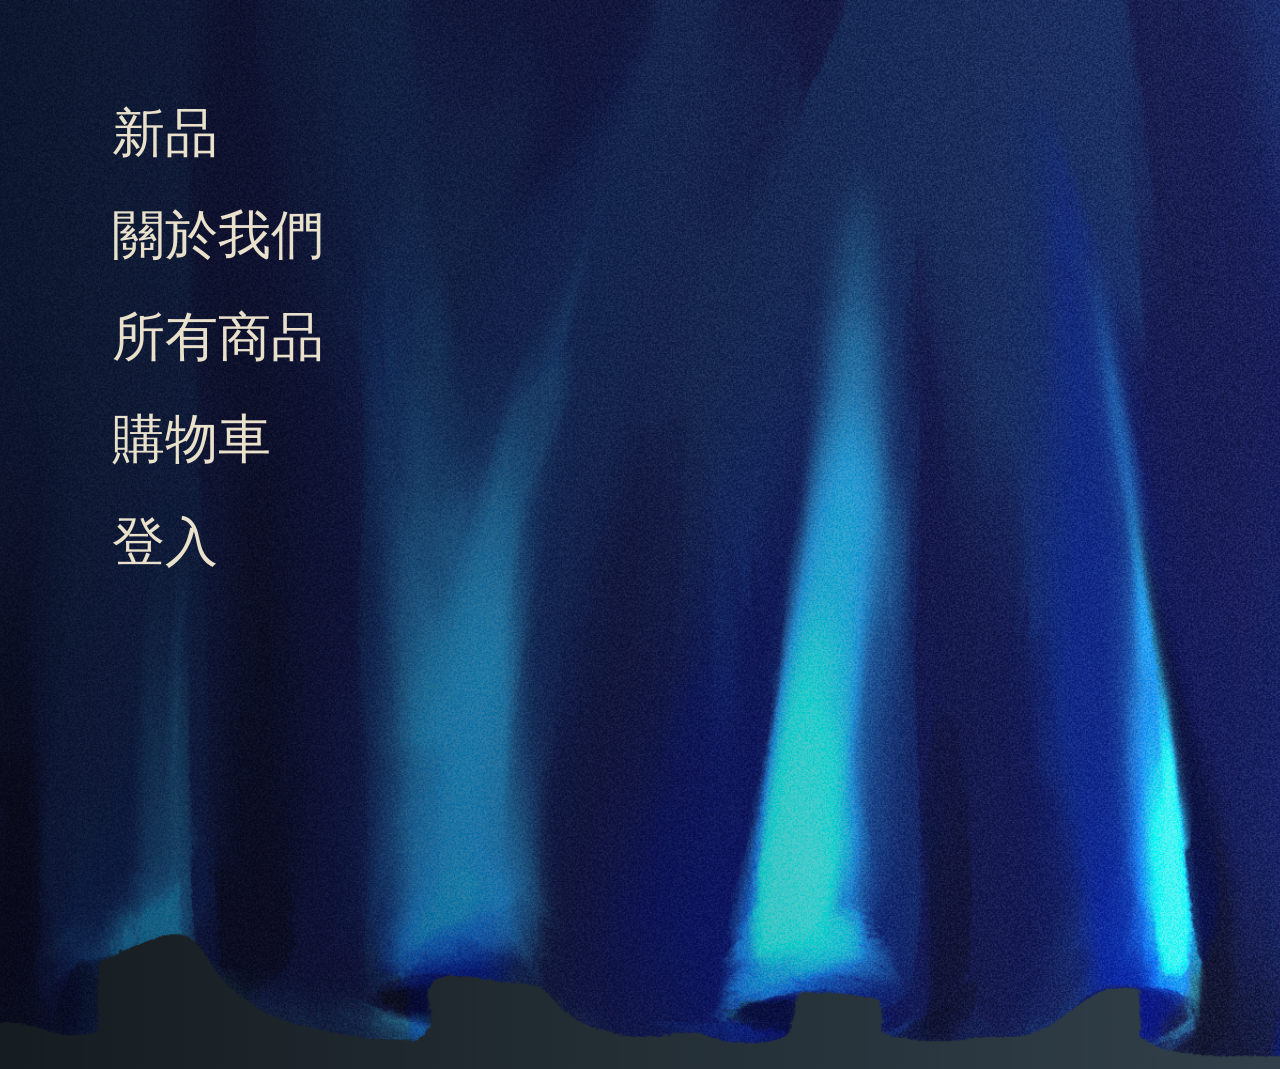
<file: html2.html>
<!DOCTYPE html>
<html lang="zh-Hant">
<head>
  <meta charset="UTF-8">

  <meta
    name="viewport"
    content="width=device-width, initial-scale=1.0"
  >

  <title>導覽選單｜三位一體♡藥理循環</title>

  <meta
    name="description"
    content="三位一體♡藥理循環網站導覽選單。"
  >

  <!-- 沿用第一頁建立的共用樣式 -->
  <link rel="stylesheet" href="common.css">

  <!-- 第二頁最新樣式 -->
  <link rel="stylesheet" href="style2.css">
</head>

<body>
  <div class="viewport">
    <main class="page menu-page">

      <h1 class="sr-only">網站導覽選單</h1>

      <!-- =====================
           布幕背景
           ===================== -->

      <!--
        使用完整的 1440 × 1000 原圖。
        顯示範圍為 1440 × 1203。
        CSS 會保持原圖比例，放大後裁切左右。
      -->
      <div
        class="box menu-background image-fill"
        style="--x:0; --y:0; --w:1440; --h:1203;"
        aria-hidden="true"
      >
        <img
          src="images/窗簾.png"
          alt=""
          width="1440"
          height="1000"
          fetchpriority="high"
        >
      </div>

      <!-- =====================
           左深右淺黑色漸層
           ===================== -->

      <div
        class="box menu-shade"
        style="--x:0; --y:0; --w:1440; --h:1203;"
        aria-hidden="true"
      ></div>

      <!-- =====================
           最新位置的導覽選單
           ===================== -->

      <nav
        class="menu-navigation"
        aria-label="主要導覽"
      >
        <!-- 新品：X 126、Y 110 -->
        <a
          class="box menu-link"
          style="--x:126; --y:110; --w:523; --h:115;"
          href="html.html#products"
        >
          <span class="menu-label">新品</span>
        </a>

        <!-- 關於我們：X 126、Y 225 -->
        <button
          class="box menu-link menu-placeholder"
          style="--x:126; --y:225; --w:523; --h:115;"
          type="button"
          title="關於我們頁面尚未建立"
          disabled
        >
          <span class="menu-label">關於我們</span>
        </button>

        <!-- 所有商品：X 126、Y 340 -->
        <a
          class="box menu-link"
          style="--x:126; --y:340; --w:523; --h:115;"
          href="html.html#products"
        >
          <span class="menu-label">所有商品</span>
        </a>

        <!-- 購物車：X 126、Y 455 -->
        <a
          class="box menu-link"
          style="--x:126; --y:455; --w:523; --h:115;"
          href="html4.html"
        >
          <span class="menu-label">購物車</span>
        </a>

        <!-- 登入：X 126、Y 570 -->
        <button
          class="box menu-link menu-placeholder"
          style="--x:126; --y:570; --w:523; --h:115;"
          type="button"
          title="登入功能尚未串接"
          disabled
        >
          <span class="menu-label">登入</span>
        </button>
      </nav>

    </main>
  </div>
</body>
</html>
</file>
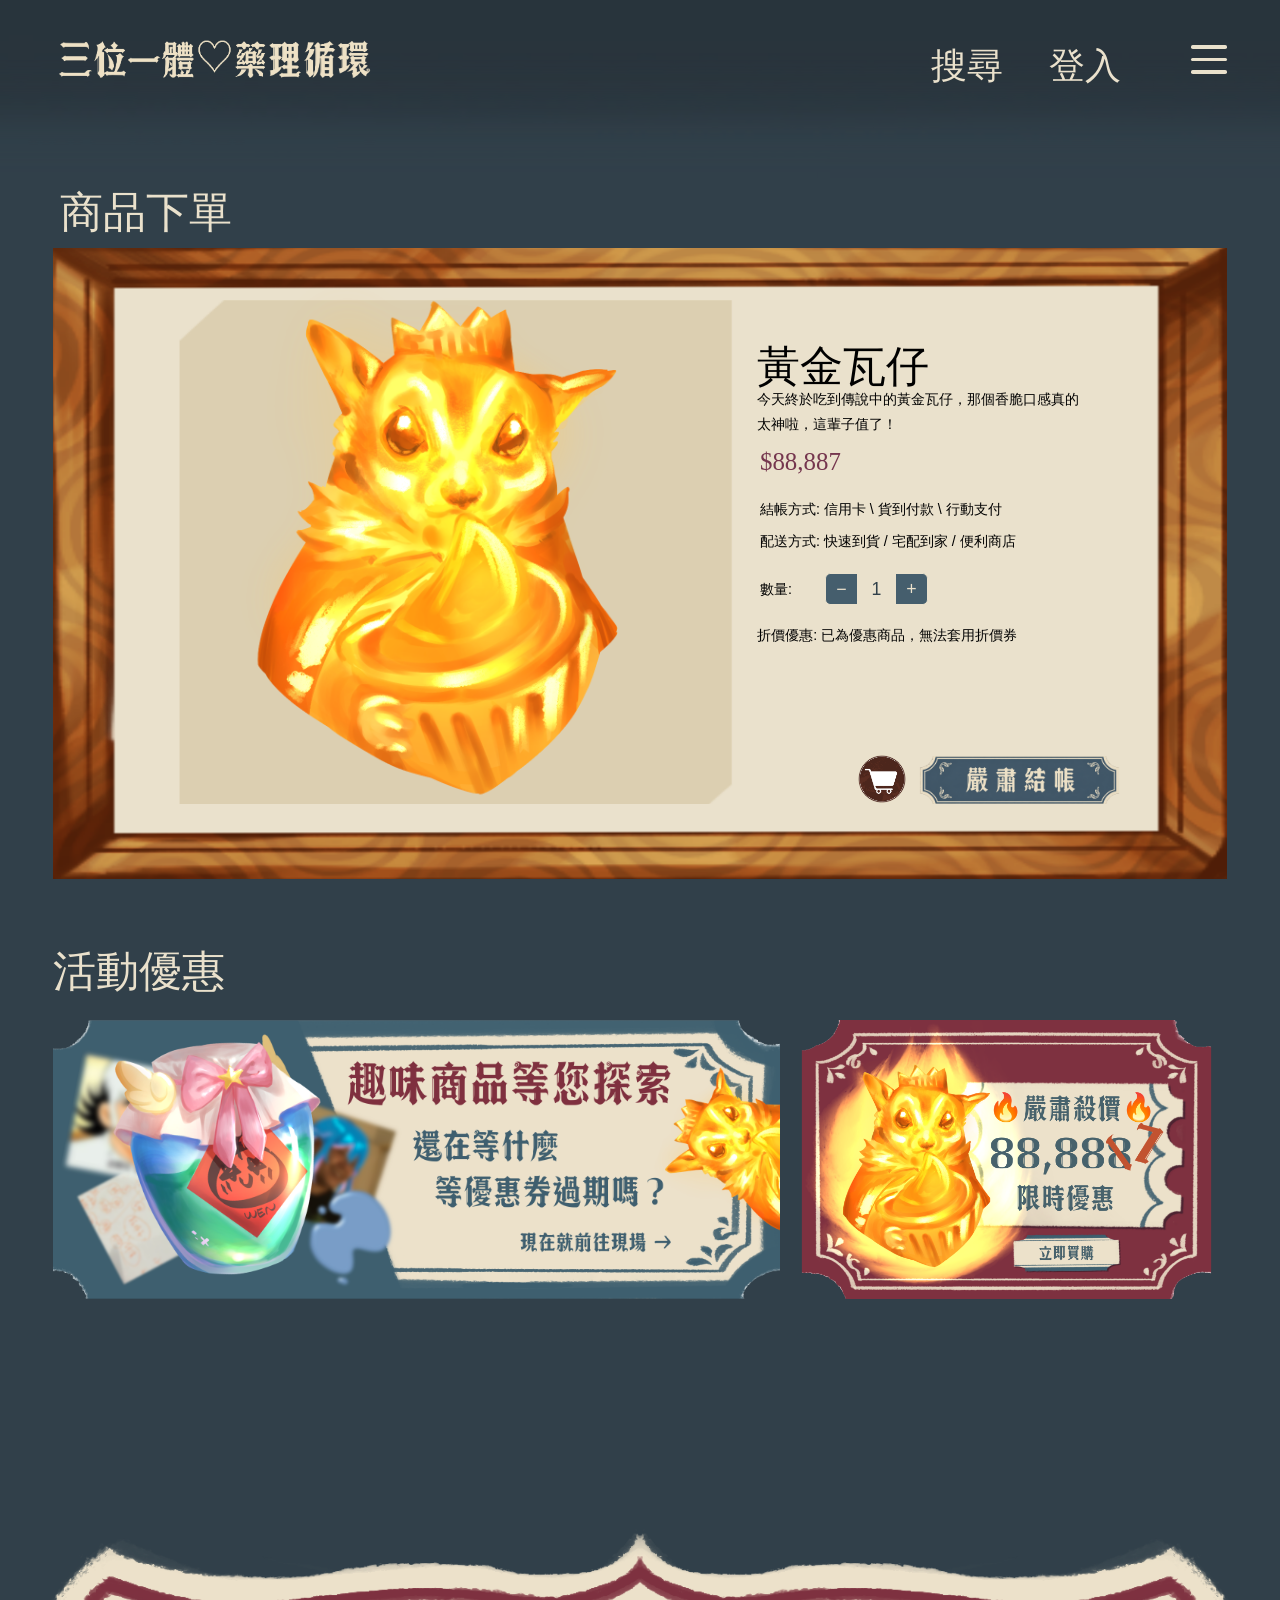
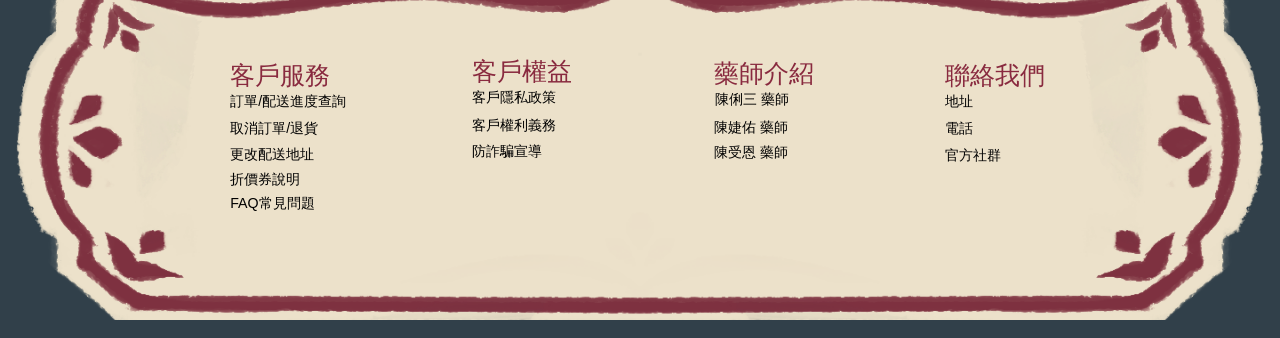
<file: html3.html>
<!DOCTYPE html>
<html lang="zh-Hant">
<head>
  <meta charset="UTF-8">

  <meta
    name="viewport"
    content="width=device-width, initial-scale=1.0"
  >

  <title>黃金瓦仔｜三位一體♡藥理循環</title>

  <meta
    name="description"
    content="黃金瓦仔商品詳情、付款方式、配送方式與活動優惠。"
  >

  <link rel="stylesheet" href="common.css">
  <link rel="stylesheet" href="style3.css">
</head>

<body>
  <div class="viewport">
    <div class="page product-page">

      <!-- =====================
           導覽列
           ===================== -->
      <header
        class="box site-header"
        style="--x:0; --y:0; --w:1440; --h:210;"
      >
        <!-- 圖片：導覽列背景原圖 -->
        <div
          class="box header-background image-fill"
          style="--x:0; --y:0; --w:1440; --h:210;"
          aria-hidden="true"
        >
          <img
            src="images/深漸層.png"
            alt=""
          >
        </div>

        <!-- 品牌標誌 -->
        <a
          class="box header-link image-fill"
          style="--x:14; --y:5; --w:455; --h:106;"
          href="index.html"
          aria-label="三位一體♡藥理循環，回首頁"
        >
          <img
            src="images/三位一體♡藥理循環.png"
            alt="三位一體♡藥理循環"
          >
        </a>

        <!-- 搜尋功能目前保留外觀 -->
        <button
          class="box header-link nav-button"
          style="--x:1047; --y:48; --w:139; --h:99;"
          type="button"
          title="搜尋功能尚未串接"
          disabled
        >
          <span class="nav-text">搜尋</span>
        </button>

        <!-- 登入功能目前保留外觀 -->
        <button
          class="box header-link nav-button"
          style="--x:1180; --y:48; --w:139; --h:99;"
          type="button"
          title="登入功能尚未串接"
          disabled
        >
          <span class="nav-text">登入</span>
        </button>

        <!-- 連到第二頁：導覽選單 -->
        <a
          class="box header-link hamburger"
          style="--x:1336; --y:43; --w:48; --h:48;"
          href="html2.html"
          aria-label="開啟導覽選單"
        >
          <span aria-hidden="true"></span>
          <span aria-hidden="true"></span>
          <span aria-hidden="true"></span>
        </a>
      </header>

      <main>
        <!-- 商品區塊標題 -->
        <h1
          class="box section-title"
          style="--x:67; --y:205; --w:234; --h:69;"
        >
          商品下單
        </h1>

        <!-- =====================
             商品詳情
             ===================== -->
        <article
          class="box detail-panel"
          style="--x:60; --y:279; --w:1320; --h:710;"
          aria-labelledby="product-name"
        >
          <!-- 完整木製畫框圖片 -->
          <div
            class="box detail-frame image-fill"
            style="--x:0; --y:0; --w:1320; --h:710;"
            aria-hidden="true"
          >
            <img
              src="images/4商品框.png"
              alt=""
            >
          </div>

          <!-- 商品圖片底板 -->
          <div
            class="box detail-plate image-crop crop-detail-plate"
            style="--x:110; --y:47; --w:679; --h:578;"
            aria-hidden="true"
          >
            <img
              src="images/大商品底圖.png"
              alt=""
            >
          </div>

          <!-- 黃金瓦仔原圖：填滿目前顯示範圍 -->
          <div
            class="box detail-picture image-fill"
            style="--x:132; --y:47; --w:632; --h:578;"
          >
            <img
              src="images/黃金瓦仔.png"
              alt="黃金瓦仔"
              fetchpriority="high"
            >
          </div>

          <!-- 商品名稱 -->
          <h2
            id="product-name"
            class="box detail-name"
            style="--x:792; --y:101; --w:363; --h:55;"
          >
            黃金瓦仔
          </h2>

          <!-- 商品描述 -->
          <p
            class="box body-text detail-copy"
            style="
              --x:792; --y:156; --w:363; --h:55;
              --font-size:16; --line-height:28;
            "
          >
            今天終於吃到傳說中的黃金瓦仔，那個香脆口感真的太神啦，這輩子值了！
          </p>

          <!-- 商品價格 -->
          <p
            class="box detail-price"
            style="--x:795; --y:225; --w:363; --h:55;"
          >
            $88,887
          </p>

          <!-- 結帳方式 -->
          <p
            class="box body-text detail-copy"
            style="--x:795; --y:280; --w:363; --h:36;"
          >
            結帳方式: 信用卡 \ 貨到付款 \ 行動支付
          </p>

          <!-- 配送方式 -->
          <p
            class="box body-text detail-copy"
            style="--x:795; --y:316; --w:383; --h:36;"
          >
            配送方式: 快速到貨 / 宅配到家 / 便利商店
          </p>

          <!-- 數量標籤 -->
          <label
            class="box body-text detail-copy"
            style="--x:795; --y:370; --w:80; --h:36;"
            for="gold-quantity"
          >
            數量:
          </label>

          <!--
            數量控制器目前為靜態外觀。
            數量固定為 1，尚未加入加減運算。
          -->
          <div
            class="box quantity-control"
            style="--x:868; --y:366; --w:116; --h:36;"
            role="group"
            aria-label="黃金瓦仔購買數量"
          >
            <button
              class="quantity-button quantity-button--minus"
              type="button"
              aria-label="減少數量，示意按鈕"
              disabled
            >−</button>

            <input
              id="gold-quantity"
              class="quantity-input"
              type="number"
              name="quantity"
              min="1"
              value="1"
              readonly
              aria-label="黃金瓦仔購買數量"
            >

            <button
              class="quantity-button quantity-button--plus"
              type="button"
              aria-label="增加數量，示意按鈕"
              disabled
            >+</button>
          </div>

          <!-- 折價優惠 -->
          <p
            class="box body-text detail-copy"
            style="--x:792; --y:422; --w:383; --h:36;"
          >
            折價優惠: 已為優惠商品，無法套用折價券
          </p>

          <!-- 收藏按鈕：目前保留外觀 -->
          <button
            class="box image-button favorite-button image-fill"
            style="--x:901; --y:566; --w:63; --h:63;"
            type="button"
            aria-label="收藏黃金瓦仔，示意按鈕"
            title="收藏功能尚未串接"
            disabled
          >
            <img
              src="images/購物車icon-1.png"
              alt=""
            >
          </button>

          <!--
            購買按鈕目前先連到購物車。
            尚未自動加入商品或傳送數量。
          -->
          <a
            class="box image-button purchase-button image-crop crop-checkout"
            style="--x:974; --y:571; --w:226; --h:54;"
            href="html4.html"
            aria-label="前往購物車"
          >
            <img
              src="images/嚴肅結帳.png"
              alt=""
            >
          </a>
        </article>

        <!-- =====================
             活動優惠
             ===================== -->
        <section
          class="box promotions"
          style="--x:0; --y:1059; --w:1440; --h:402;"
          aria-labelledby="promotions-title"
        >
          <h2
            id="promotions-title"
            class="box section-title"
            style="--x:60; --y:0; --w:234; --h:69;"
          >
            活動優惠
          </h2>

          <div
            class="box image-fill"
            style="--x:60; --y:89; --w:817; --h:313;"
          >
            <img
              src="images/長banner.png"
              alt="趣味商品等您探索，現在就前往現場"
            >
          </div>

          <div
            class="box image-fill"
            style="--x:892; --y:89; --w:481; --h:313;"
          >
            <img
              src="images/1.png"
              alt="黃金瓦仔活動優惠"
            >
          </div>
        </section>
      </main>

      <!-- =====================
           頁尾
           ===================== -->
      <footer
        class="box footer"
        style="--x:0; --y:1703; --w:1440; --h:457;"
      >
        <div
          class="box footer-background image-crop crop-footer"
          style="--x:0; --y:0; --w:1440; --h:457;"
          aria-hidden="true"
        >
          <img
            src="images/footer.png"
            alt=""
          >
        </div>

        <!-- 客戶服務 -->
        <section
          class="box footer-column"
          style="--x:259; --y:163; --w:170; --h:200;"
          aria-labelledby="footer-service-title"
        >
          <h2
            id="footer-service-title"
            class="box footer-title"
            style="--x:0; --y:0; --w:170; --h:30;"
          >
            客戶服務
          </h2>

          <p
            class="box footer-copy"
            style="--x:0; --y:34; --w:170; --h:30;"
          >訂單/配送進度查詢</p>

          <p
            class="box footer-copy"
            style="--x:0; --y:65; --w:170; --h:30;"
          >取消訂單/退貨</p>

          <p
            class="box footer-copy"
            style="--x:0; --y:94; --w:170; --h:30;"
          >更改配送地址</p>

          <p
            class="box footer-copy"
            style="--x:0; --y:122; --w:170; --h:30;"
          >折價券說明</p>

          <p
            class="box footer-copy"
            style="--x:0; --y:149; --w:170; --h:30;"
          >FAQ常見問題</p>
        </section>

        <!-- 客戶權益 -->
        <section
          class="box footer-column"
          style="--x:531; --y:159; --w:170; --h:140;"
          aria-labelledby="footer-rights-title"
        >
          <h2
            id="footer-rights-title"
            class="box footer-title"
            style="--x:0; --y:0; --w:170; --h:30;"
          >
            客戶權益
          </h2>

          <p
            class="box footer-copy"
            style="--x:0; --y:34; --w:170; --h:30;"
          >客戶隱私政策</p>

          <p
            class="box footer-copy"
            style="--x:0; --y:65; --w:170; --h:30;"
          >客戶權利義務</p>

          <p
            class="box footer-copy"
            style="--x:0; --y:94; --w:170; --h:30;"
          >防詐騙宣導</p>
        </section>

        <!-- 藥師介紹 -->
        <section
          class="box footer-column"
          style="--x:803; --y:161; --w:170; --h:140;"
          aria-labelledby="footer-team-title"
        >
          <h2
            id="footer-team-title"
            class="box footer-title"
            style="--x:0; --y:0; --w:170; --h:30;"
          >
            藥師介紹
          </h2>

          <p
            class="box footer-copy"
            style="--x:1; --y:34; --w:170; --h:30;"
          >陳俐三 藥師</p>

          <p
            class="box footer-copy"
            style="--x:0; --y:65; --w:170; --h:30;"
          >陳婕佑 藥師</p>

          <p
            class="box footer-copy"
            style="--x:0; --y:94; --w:170; --h:30;"
          >陳受恩 藥師</p>
        </section>

        <!-- 聯絡我們 -->
        <section
          class="box footer-column"
          style="--x:1063; --y:163; --w:170; --h:140;"
          aria-labelledby="footer-contact-title"
        >
          <h2
            id="footer-contact-title"
            class="box footer-title"
            style="--x:0; --y:0; --w:170; --h:30;"
          >
            聯絡我們
          </h2>

          <p
            class="box footer-copy"
            style="--x:0; --y:34; --w:170; --h:30;"
          >地址</p>

          <p
            class="box footer-copy"
            style="--x:0; --y:64; --w:170; --h:30;"
          >電話</p>

          <p
            class="box footer-copy"
            style="--x:0; --y:95; --w:170; --h:30;"
          >官方社群</p>
        </section>
      </footer>

    </div>
  </div>
</body>
</html>
</file>
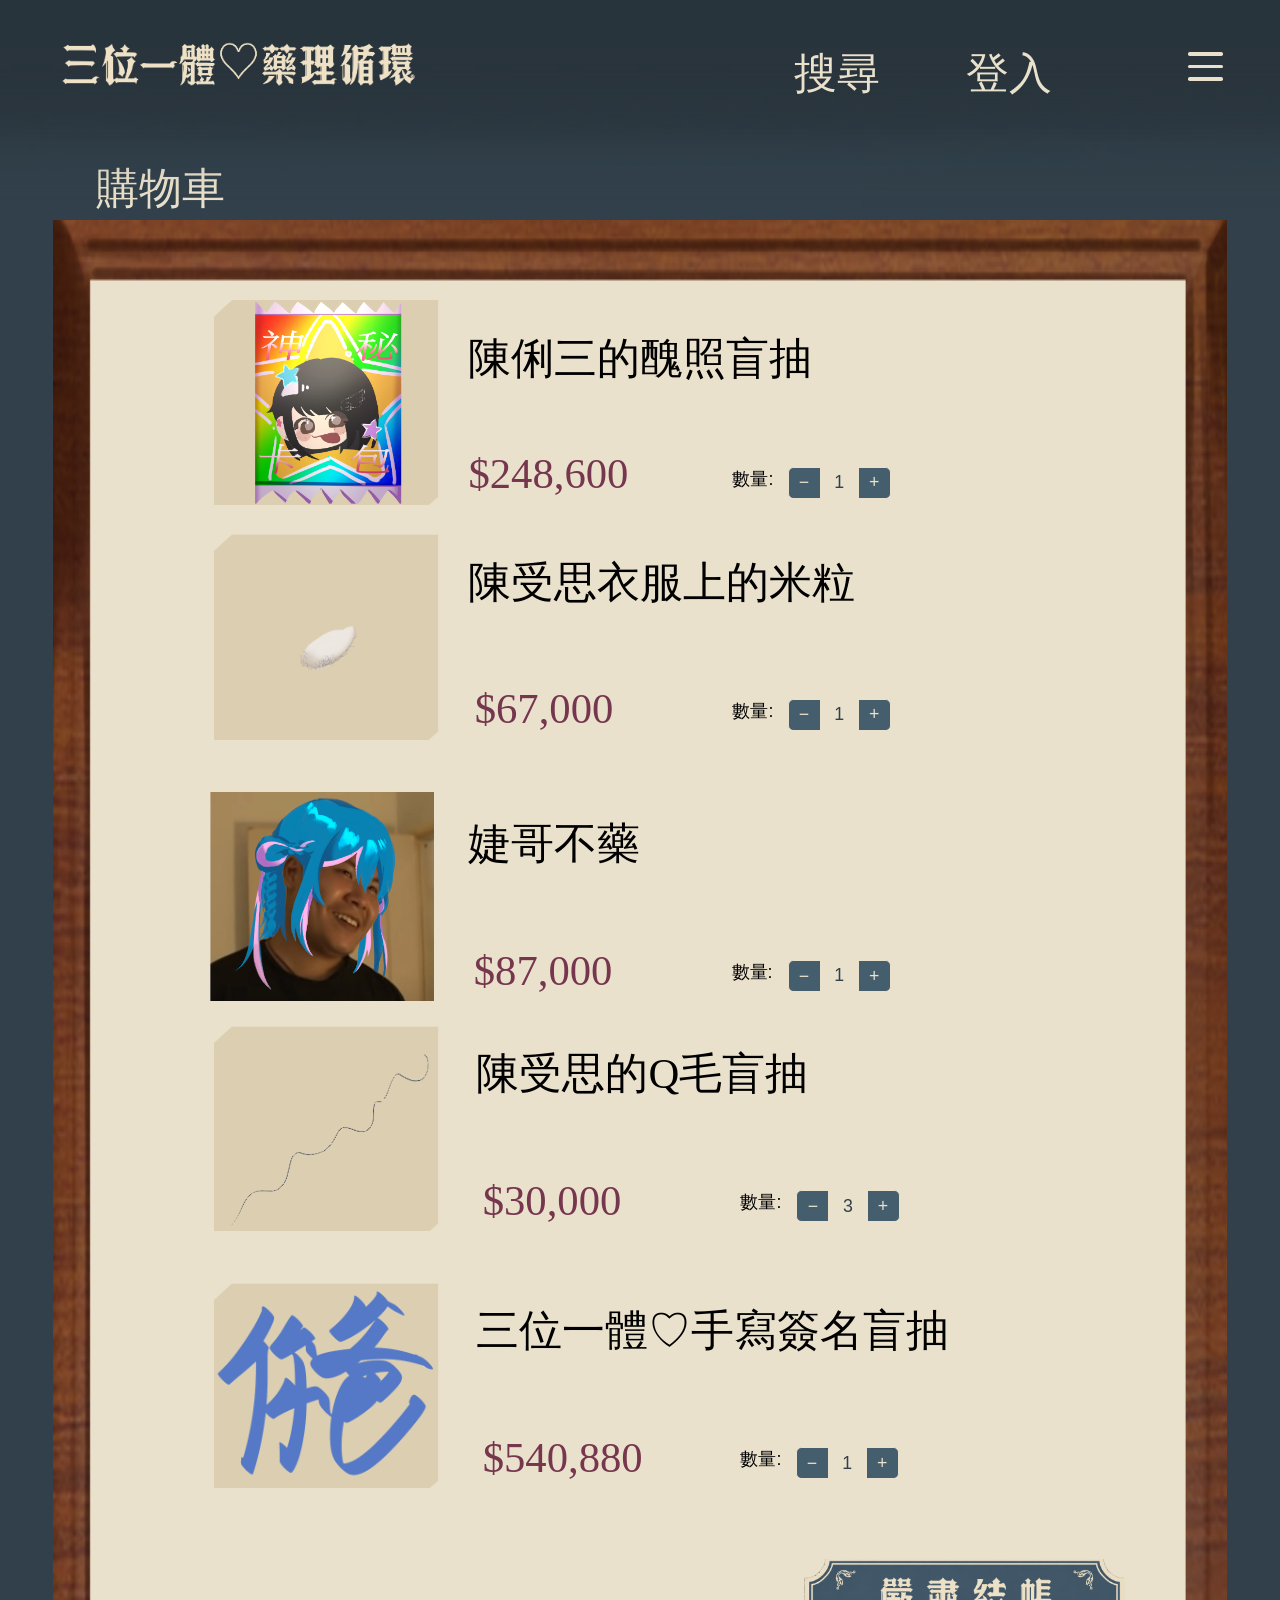
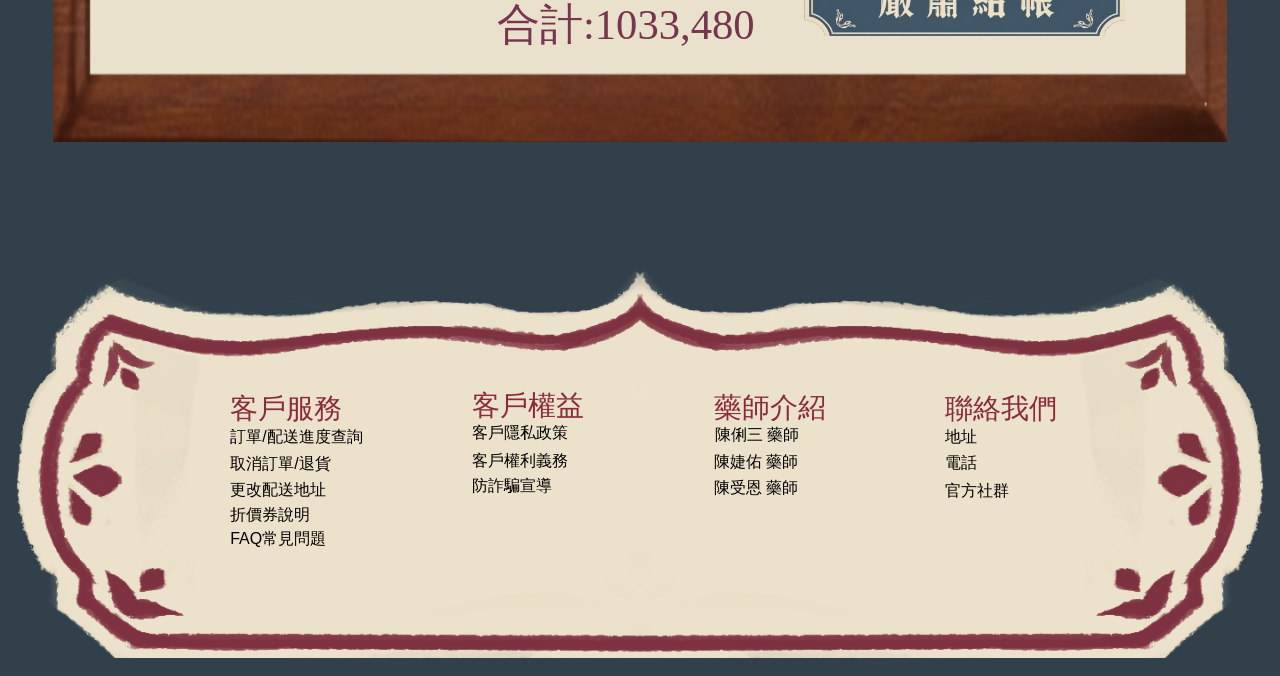
<file: html4.html>
<!DOCTYPE html>
<html lang="zh-Hant">
<head>
  <meta charset="UTF-8">
  <meta
    name="viewport"
    content="width=device-width, initial-scale=1.0"
  >

  <title>購物車｜三位一體♡藥理循環</title>

  <meta
    name="description"
    content="查看購物車商品、數量與結帳資訊。"
  >

  <link rel="stylesheet" href="style4.css">
</head>

<body>
  <div class="viewport">
    <div class="page">

      <!-- =====================
           導覽列
           ===================== -->
      <header
        class="box site-header"
        style="--x:0; --y:0; --w:1440; --h:246;"
      >
        <div
          class="box header-background image-fill"
          style="--x:0; --y:0; --w:1440; --h:246;"
          aria-hidden="true"
        >
          <img src="images/深漸層.png" alt="">
        </div>

        <!-- 品牌圖：點擊回到頁面一（html.html） -->
        <a
          class="box header-link image-fill"
          style="--x:10; --y:2; --w:517; --h:121;"
          href="index.html"
          aria-label="三位一體♡藥理循環，回首頁"
        >
          <img
            src="images/三位一體♡藥理循環.png"
            alt="三位一體♡藥理循環"
          >
        </a>

        <!-- 連結路徑請改成實際頁面 -->
        <a
          class="box header-link header-text"
          style="--x:893; --y:51; --w:139; --h:99;"
          href="search.html"
        >
          搜尋
        </a>

        <a
          class="box header-link header-text"
          style="--x:1087; --y:51; --w:139; --h:99;"
          href="login.html"
        >
          登入
        </a>

        <!-- 先連到選單頁，不是覆蓋式展開 -->
        <a
          class="box header-link hamburger"
          style="--x:1332; --y:51; --w:48; --h:48;"
          href="html2.html"
          aria-label="開啟導覽選單"
        >
          <span aria-hidden="true"></span>
          <span aria-hidden="true"></span>
          <span aria-hidden="true"></span>
        </a>
      </header>

      <main>
        <h1
          class="box section-title"
          style="--x:108; --y:177; --w:234; --h:71;"
        >
          購物車
        </h1>

        <!-- =====================
             購物車畫框
             ===================== -->
        <section
          class="box cart-panel"
          style="--x:60; --y:248; --w:1320; --h:1712;"
          aria-label="購物車商品清單"
        >
          <!-- 圖片：完整的畫框素材圖，由 CSS 裁切 -->
          <div
            class="box cart-frame image-crop crop-frame"
            style="--x:0; --y:0; --w:1320; --h:1712;"
            aria-hidden="true"
          >
            <img src="images/大商品框.png" alt="">
          </div>

          <!-- =====================
               商品 01
               ===================== -->
          <article
            class="box cart-item"
            style="--x:0; --y:85; --w:1320; --h:264;"
            aria-labelledby="item-01-title"
          >
            <div
              class="box item-plate image-crop crop-plate"
              style="--x:167; --y:0; --w:276; --h:235;"
              aria-hidden="true"
            >
              <img src="images/大商品底圖.png" alt="">
            </div>

            <div
              class="box item-picture image-fill"
              style="--x:176; --y:5; --w:276; --h:235;"
            >
              <img
                src="images/神祕小卡包.png"
                alt="陳俐三的醜照盲抽"
                fetchpriority="high"
                decoding="async"
              >
            </div>

            <h2
              id="item-01-title"
              class="box item-name"
              style="--x:467; --y:38; --w:423; --h:92;"
            >
              陳俐三的醜照盲抽
            </h2>

            <p
              class="box item-price"
              style="--x:467; --y:172; --w:363; --h:92;"
            >
              $248,600
            </p>

            <label
              class="box quantity-label"
              style="--x:764; --y:192; --w:80; --h:36;"
              for="quantity-01"
            >
              數量:
            </label>

            <!-- 目前固定顯示設計稿數量，尚未加入計算 -->
            <div
              class="box quantity-control"
              style="--x:826; --y:192; --w:116; --h:36;"
              role="group"
              aria-label="陳俐三的醜照盲抽數量"
            >
              <button
                class="quantity-button quantity-button--minus"
                type="button"
                aria-label="減少數量，示意按鈕"
                disabled
              >−</button>

              <input
                id="quantity-01"
                class="quantity-input"
                type="number"
                min="1"
                value="1"
                readonly
                aria-label="陳俐三的醜照盲抽購買數量"
              >

              <button
                class="quantity-button quantity-button--plus"
                type="button"
                aria-label="增加數量，示意按鈕"
                disabled
              >+</button>
            </div>
          </article>

          <!-- =====================
               商品 02
               ===================== -->
          <article
            class="box cart-item"
            style="--x:0; --y:349; --w:1320; --h:294;"
            aria-labelledby="item-02-title"
          >
            <div
              class="box item-plate image-crop crop-plate"
              style="--x:167; --y:0; --w:276; --h:235;"
              aria-hidden="true"
            >
              <img src="images/大商品底圖.png" alt="">
            </div>

            <!-- 米粒圖片：保留目前自訂裁切 -->
            <div
              class="box item-picture image-crop crop-rice"
              style="--x:176; --y:0; --w:276; --h:235;"
            >
              <img
                src="images/衣服米粒.png"
                alt="陳受思衣服上的米粒"
              >
            </div>

            <h2
              id="item-02-title"
              class="box item-name"
              style="--x:467; --y:26; --w:495; --h:92;"
            >
              陳受思衣服上的米粒
            </h2>

            <p
              class="box item-price"
              style="--x:474; --y:173; --w:363; --h:92;"
            >
              $67,000
            </p>

            <label
              class="box quantity-label"
              style="--x:764; --y:189; --w:80; --h:36;"
              for="quantity-02"
            >
              數量:
            </label>

            <div
              class="box quantity-control"
              style="--x:826; --y:189; --w:116; --h:36;"
              role="group"
              aria-label="陳受思衣服上的米粒數量"
            >
              <button
                class="quantity-button quantity-button--minus"
                type="button"
                aria-label="減少數量，示意按鈕"
                disabled
              >−</button>

              <input
                id="quantity-02"
                class="quantity-input"
                type="number"
                min="1"
                value="1"
                readonly
                aria-label="陳受思衣服上的米粒購買數量"
              >

              <button
                class="quantity-button quantity-button--plus"
                type="button"
                aria-label="增加數量，示意按鈕"
                disabled
              >+</button>
            </div>
          </article>

          <!-- =====================
               商品 03
               ===================== -->
          <article
            class="box cart-item"
            style="--x:0; --y:643; --w:1320; --h:259;"
            aria-labelledby="item-03-title"
          >
            <!-- 目前此筆商品沒有另外的圖片底板 -->
            <div
              class="box item-picture image-crop crop-jie"
              style="--x:176; --y:0; --w:252; --h:235;"
            >
              <img
                src="images/婕哥我害怕.png"
                alt="婕哥不藥"
              >
            </div>

            <h2
              id="item-03-title"
              class="box item-name"
              style="--x:466; --y:26; --w:495; --h:92;"
            >
              婕哥不藥
            </h2>

            <p
              class="box item-price"
              style="--x:473; --y:173; --w:363; --h:92;"
            >
              $87,000
            </p>

            <label
              class="box quantity-label"
              style="--x:763; --y:189; --w:80; --h:36;"
              for="quantity-03"
            >
              數量:
            </label>

            <div
              class="box quantity-control"
              style="--x:826; --y:189; --w:116; --h:36;"
              role="group"
              aria-label="婕哥不藥數量"
            >
              <button
                class="quantity-button quantity-button--minus"
                type="button"
                aria-label="減少數量，示意按鈕"
                disabled
              >−</button>

              <input
                id="quantity-03"
                class="quantity-input"
                type="number"
                min="1"
                value="1"
                readonly
                aria-label="婕哥不藥購買數量"
              >

              <button
                class="quantity-button quantity-button--plus"
                type="button"
                aria-label="增加數量，示意按鈕"
                disabled
              >+</button>
            </div>
          </article>

          <!-- =====================
               商品 04
               ===================== -->
          <article
            class="box cart-item"
            style="--x:0; --y:902; --w:1320; --h:289;"
            aria-labelledby="item-04-title"
          >
            <div
              class="box item-plate image-crop crop-plate"
              style="--x:167; --y:0; --w:276; --h:235;"
              aria-hidden="true"
            >
              <img src="images/大商品底圖.png" alt="">
            </div>

            <!-- 此圖片包含旋轉，使用獨立的 CSS 變換 -->
            <div
              class="box item-picture image-crop crop-hair"
              style="--x:176; --y:0; --w:276; --h:235;"
            >
              <img
                src="images/頭髮5.png"
                alt="陳受思的Q毛盲抽"
              >
            </div>

            <h2
              id="item-04-title"
              class="box item-name"
              style="--x:476; --y:26; --w:495; --h:92;"
            >
              陳受思的Q毛盲抽
            </h2>

            <p
              class="box item-price"
              style="--x:483; --y:173; --w:363; --h:92;"
            >
              $30,000
            </p>

            <label
              class="box quantity-label"
              style="--x:773; --y:189; --w:80; --h:36;"
              for="quantity-04"
            >
              數量:
            </label>

            <div
              class="box quantity-control"
              style="--x:836; --y:189; --w:116; --h:36;"
              role="group"
              aria-label="陳受思的Q毛盲抽數量"
            >
              <button
                class="quantity-button quantity-button--minus"
                type="button"
                aria-label="減少數量，示意按鈕"
                disabled
              >−</button>

              <input
                id="quantity-04"
                class="quantity-input"
                type="number"
                min="1"
                value="3"
                readonly
                aria-label="陳受思的Q毛盲抽購買數量"
              >

              <button
                class="quantity-button quantity-button--plus"
                type="button"
                aria-label="增加數量，示意按鈕"
                disabled
              >+</button>
            </div>
          </article>

          <!-- =====================
               商品 05
               ===================== -->
          <article
            class="box cart-item"
            style="--x:0; --y:1191; --w:1320; --h:276;"
            aria-labelledby="item-05-title"
          >
            <div
              class="box item-plate image-crop crop-plate"
              style="--x:167; --y:0; --w:276; --h:235;"
              aria-hidden="true"
            >
              <img src="images/大商品底圖.png" alt="">
            </div>

            <div
              class="box item-picture image-crop crop-signature"
              style="--x:176; --y:8; --w:267; --h:227;"
            >
              <img
                src="images/立山簽名2.png"
                alt="三位一體♡手寫簽名盲抽"
              >
            </div>

            <h2
              id="item-05-title"
              class="box item-name"
              style="--x:476; --y:26; --w:582; --h:92;"
            >
              三位一體♡手寫簽名盲抽
            </h2>

            <p
              class="box item-price"
              style="--x:483; --y:173; --w:363; --h:92;"
            >
              $540,880
            </p>

            <label
              class="box quantity-label"
              style="--x:773; --y:189; --w:80; --h:36;"
              for="quantity-05"
            >
              數量:
            </label>

            <div
              class="box quantity-control"
              style="--x:835; --y:189; --w:116; --h:36;"
              role="group"
              aria-label="三位一體♡手寫簽名盲抽數量"
            >
              <button
                class="quantity-button quantity-button--minus"
                type="button"
                aria-label="減少數量，示意按鈕"
                disabled
              >−</button>

              <input
                id="quantity-05"
                class="quantity-input"
                type="number"
                min="1"
                value="1"
                readonly
                aria-label="三位一體♡手寫簽名盲抽購買數量"
              >

              <button
                class="quantity-button quantity-button--plus"
                type="button"
                aria-label="增加數量，示意按鈕"
                disabled
              >+</button>
            </div>
          </article>

          <!-- =====================
               合計與結帳
               ===================== -->

          <!-- 沿用目前設計稿的合計文字 -->
          <p
            class="box cart-total"
            style="--x:499; --y:1547; --w:363; --h:92;"
          >
            合計:1033,480
          </p>

          <!-- 結帳外觀，尚未串接結帳功能 -->
          <button
            class="box checkout-button image-crop crop-checkout"
            style="--x:843; --y:1506; --w:364; --h:87;"
            type="button"
            aria-label="結帳，示意按鈕"
            disabled
          >
            <img src="images/嚴肅結帳.png" alt="">
          </button>
        </section>
      </main>

    <!-- =====================
           頁尾
           ===================== -->
      <footer
        class="box footer"
        style="--x:0; --y:2083; --w:1440; --h:457;"
      >
        <div
          class="box footer-background image-crop crop-footer"
          style="--x:0; --y:0; --w:1440; --h:457;"
          aria-hidden="true"
        >
          <img
            src="images/footer.png"
            alt=""
          >
        </div>

        <!-- 客戶服務 -->
        <section
          class="box footer-column"
          style="--x:259; --y:163; --w:170; --h:200;"
          aria-labelledby="footer-service-title"
        >
          <h2
            id="footer-service-title"
            class="box footer-title"
            style="--x:0; --y:0; --w:170; --h:30;"
          >
            客戶服務
          </h2>

          <p
            class="box footer-copy"
            style="--x:0; --y:34; --w:170; --h:30;"
          >訂單/配送進度查詢</p>

          <p
            class="box footer-copy"
            style="--x:0; --y:65; --w:170; --h:30;"
          >取消訂單/退貨</p>

          <p
            class="box footer-copy"
            style="--x:0; --y:94; --w:170; --h:30;"
          >更改配送地址</p>

          <p
            class="box footer-copy"
            style="--x:0; --y:122; --w:170; --h:30;"
          >折價券說明</p>
        <p
            class="box footer-copy"
            style="--x:0; --y:149; --w:170; --h:30;"
          >FAQ常見問題</p>
        </section>

        <!-- 客戶權益 -->
        <section
          class="box footer-column"
          style="--x:531; --y:159; --w:170; --h:140;"
          aria-labelledby="footer-rights-title"
        >
          <h2
            id="footer-rights-title"
            class="box footer-title"
            style="--x:0; --y:0; --w:170; --h:30;"
          >
            客戶權益
          </h2>

          <p
            class="box footer-copy"
            style="--x:0; --y:34; --w:170; --h:30;"
          >客戶隱私政策</p>

          <p
            class="box footer-copy"
            style="--x:0; --y:65; --w:170; --h:30;"
          >客戶權利義務</p>

          <p
            class="box footer-copy"
            style="--x:0; --y:94; --w:170; --h:30;"
          >防詐騙宣導</p>
        </section>

        <!-- 藥師介紹 -->
        <section
          class="box footer-column"
          style="--x:803; --y:161; --w:170; --h:140;"
          aria-labelledby="footer-team-title"
        >
          <h2
            id="footer-team-title"
            class="box footer-title"
            style="--x:0; --y:0; --w:170; --h:30;"
          >
            藥師介紹
          </h2>

          <p
            class="box footer-copy"
            style="--x:1; --y:34; --w:170; --h:30;"
          >陳俐三 藥師</p>

          <p
            class="box footer-copy"
            style="--x:0; --y:65; --w:170; --h:30;"
          >陳婕佑 藥師</p>

          <p
            class="box footer-copy"
            style="--x:0; --y:94; --w:170; --h:30;"
          >陳受恩 藥師</p>
        </section>

        <!-- 聯絡我們 -->
        <section
          class="box footer-column"
          style="--x:1063; --y:163; --w:170; --h:140;"
          aria-labelledby="footer-contact-title"
        >
          <h2
            id="footer-contact-title"
            class="box footer-title"
            style="--x:0; --y:0; --w:170; --h:30;"
          >
            聯絡我們
          </h2>

          <p
            class="box footer-copy"
            style="--x:0; --y:34; --w:170; --h:30;"
          >地址</p>

          <p
            class="box footer-copy"
            style="--x:0; --y:64; --w:170; --h:30;"
          >電話</p>

          <p
            class="box footer-copy"
            style="--x:0; --y:95; --w:170; --h:30;"
          >官方社群</p>
        </section>
      </footer>

    </div>
  </div>
</body>
</html>
</file>
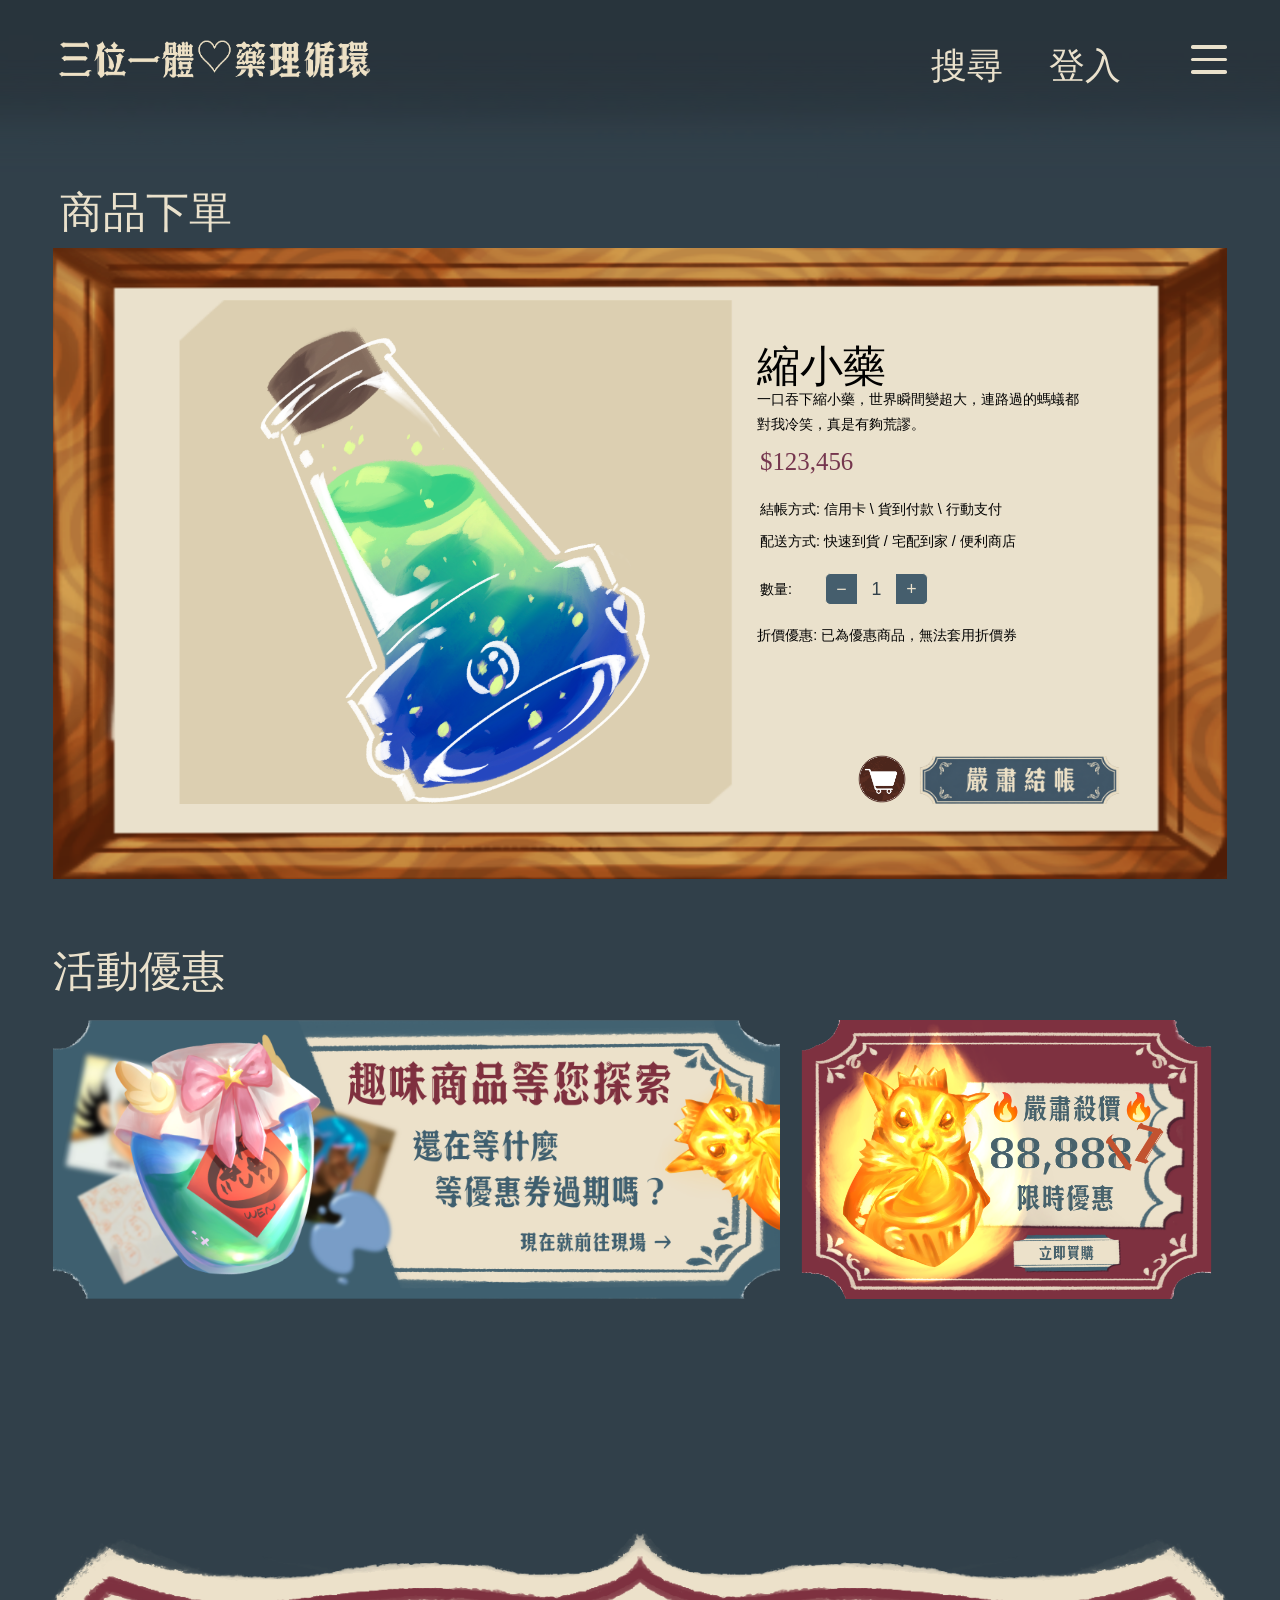
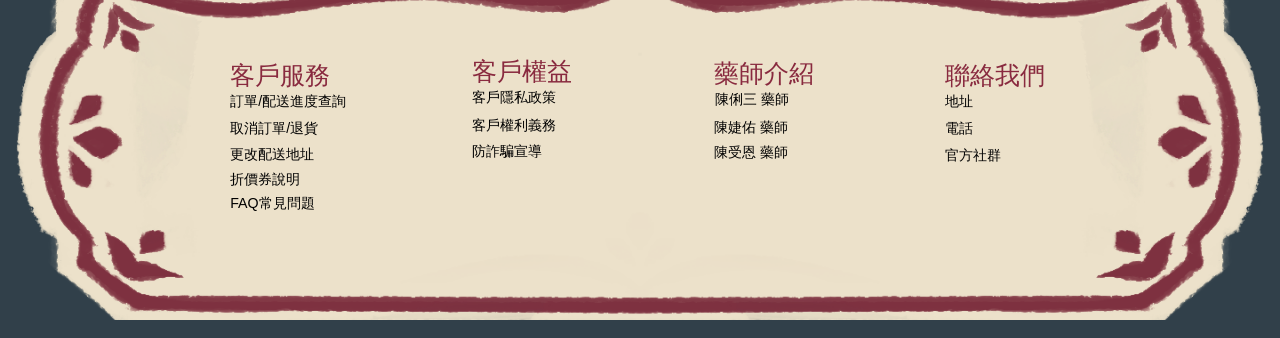
<file: html5.html>
<!DOCTYPE html>
<html lang="zh-Hant">
<head>
  <meta charset="UTF-8">

  <meta
    name="viewport"
    content="width=device-width, initial-scale=1.0"
  >

  <title>縮小藥｜三位一體♡藥理循環</title>

  <meta
    name="description"
    content="縮小藥商品詳情、付款方式、配送方式與活動優惠。"
  >

  <link rel="stylesheet" href="common.css">
  <link rel="stylesheet" href="style3.css">
</head>

<body>
  <div class="viewport">
    <div class="page product-page">

      <!-- =====================
           導覽列
           ===================== -->
      <header
        class="box site-header"
        style="--x:0; --y:0; --w:1440; --h:210;"
      >
        <!-- 圖片：導覽列背景原圖 -->
        <div
          class="box header-background image-fill"
          style="--x:0; --y:0; --w:1440; --h:210;"
          aria-hidden="true"
        >
          <img
            src="images/深漸層.png"
            alt=""
          >
        </div>

        <!-- 品牌標誌 -->
        <a
          class="box header-link image-fill"
          style="--x:14; --y:5; --w:455; --h:106;"
          href="index.html"
          aria-label="三位一體♡藥理循環，回首頁"
        >
          <img
            src="images/三位一體♡藥理循環.png"
            alt="三位一體♡藥理循環"
          >
        </a>

        <!-- 搜尋功能目前保留外觀 -->
        <button
          class="box header-link nav-button"
          style="--x:1047; --y:48; --w:139; --h:99;"
          type="button"
          title="搜尋功能尚未串接"
          disabled
        >
          <span class="nav-text">搜尋</span>
        </button>

        <!-- 登入功能目前保留外觀 -->
        <button
          class="box header-link nav-button"
          style="--x:1180; --y:48; --w:139; --h:99;"
          type="button"
          title="登入功能尚未串接"
          disabled
        >
          <span class="nav-text">登入</span>
        </button>

        <!-- 連到第二頁：導覽選單 -->
        <a
          class="box header-link hamburger"
          style="--x:1336; --y:43; --w:48; --h:48;"
          href="html2.html"
          aria-label="開啟導覽選單"
        >
          <span aria-hidden="true"></span>
          <span aria-hidden="true"></span>
          <span aria-hidden="true"></span>
        </a>
      </header>

      <main>
        <!-- 商品區塊標題 -->
        <h1
          class="box section-title"
          style="--x:67; --y:205; --w:234; --h:69;"
        >
          商品下單
        </h1>

        <!-- =====================
             商品詳情
             ===================== -->
        <article
          class="box detail-panel"
          style="--x:60; --y:279; --w:1320; --h:710;"
          aria-labelledby="product-name"
        >
          <!-- 完整木製畫框圖片 -->
          <div
            class="box detail-frame image-fill"
            style="--x:0; --y:0; --w:1320; --h:710;"
            aria-hidden="true"
          >
            <img
              src="images/4商品框.png"
              alt=""
            >
          </div>

          <!-- 商品圖片底板 -->
          <div
            class="box detail-plate image-crop crop-detail-plate"
            style="--x:110; --y:47; --w:679; --h:578;"
            aria-hidden="true"
          >
            <img
              src="images/大商品底圖.png"
              alt=""
            >
          </div>

          <!-- 黃金瓦仔原圖：填滿目前顯示範圍 -->
          <div
            class="box detail-picture image-fill"
            style="--x:132; --y:47; --w:632; --h:578;"
          >
            <img
              src="images/縮小藥.png"
              alt="縮小藥"
              fetchpriority="high"
            >
          </div>

          <!-- 商品名稱 -->
          <h2
            id="product-name"
            class="box detail-name"
            style="--x:792; --y:101; --w:363; --h:55;"
          >
            縮小藥
          </h2>

          <!-- 商品描述 -->
          <p
            class="box body-text detail-copy"
            style="
              --x:792; --y:156; --w:363; --h:55;
              --font-size:16; --line-height:28;
            "
          >
            一口吞下縮小藥，世界瞬間變超大，連路過的螞蟻都對我冷笑，真是有夠荒謬。
          </p>

          <!-- 商品價格 -->
          <p
            class="box detail-price"
            style="--x:795; --y:225; --w:363; --h:55;"
          >
            $123,456
          </p>

          <!-- 結帳方式 -->
          <p
            class="box body-text detail-copy"
            style="--x:795; --y:280; --w:363; --h:36;"
          >
            結帳方式: 信用卡 \ 貨到付款 \ 行動支付
          </p>

          <!-- 配送方式 -->
          <p
            class="box body-text detail-copy"
            style="--x:795; --y:316; --w:383; --h:36;"
          >
            配送方式: 快速到貨 / 宅配到家 / 便利商店
          </p>

          <!-- 數量標籤 -->
          <label
            class="box body-text detail-copy"
            style="--x:795; --y:370; --w:80; --h:36;"
            for="gold-quantity"
          >
            數量:
          </label>

          <!--
            數量控制器目前為靜態外觀。
            數量固定為 1，尚未加入加減運算。
          -->
          <div
            class="box quantity-control"
            style="--x:868; --y:366; --w:116; --h:36;"
            role="group"
            aria-label="縮小藥購買數量"
          >
            <button
              class="quantity-button quantity-button--minus"
              type="button"
              aria-label="減少數量，示意按鈕"
              disabled
            >−</button>

            <input
              id="gold-quantity"
              class="quantity-input"
              type="number"
              name="quantity"
              min="1"
              value="1"
              readonly
              aria-label="縮小藥購買數量"
            >

            <button
              class="quantity-button quantity-button--plus"
              type="button"
              aria-label="增加數量，示意按鈕"
              disabled
            >+</button>
          </div>

          <!-- 折價優惠 -->
          <p
            class="box body-text detail-copy"
            style="--x:792; --y:422; --w:383; --h:36;"
          >
            折價優惠: 已為優惠商品，無法套用折價券
          </p>

          <!-- 收藏按鈕：目前保留外觀 -->
          <button
            class="box image-button favorite-button image-fill"
            style="--x:901; --y:566; --w:63; --h:63;"
            type="button"
            aria-label="收藏縮小藥，示意按鈕"
            title="收藏功能尚未串接"
            disabled
          >
            <img
              src="images/購物車icon-1.png"
              alt=""
            >
          </button>

          <!--
            購買按鈕目前先連到購物車。
            尚未自動加入商品或傳送數量。
          -->
          <a
            class="box image-button purchase-button image-crop crop-checkout"
            style="--x:974; --y:571; --w:226; --h:54;"
            href="html4.html"
            aria-label="前往購物車"
          >
            <img
              src="images/嚴肅結帳.png"
              alt=""
            >
          </a>
        </article>

        <!-- =====================
             活動優惠
             ===================== -->
        <section
          class="box promotions"
          style="--x:0; --y:1059; --w:1440; --h:402;"
          aria-labelledby="promotions-title"
        >
          <h2
            id="promotions-title"
            class="box section-title"
            style="--x:60; --y:0; --w:234; --h:69;"
          >
            活動優惠
          </h2>

          <div
            class="box image-fill"
            style="--x:60; --y:89; --w:817; --h:313;"
          >
            <img
              src="images/長banner.png"
              alt="趣味商品等您探索，現在就前往現場"
            >
          </div>

          <div
            class="box image-fill"
            style="--x:892; --y:89; --w:481; --h:313;"
          >
            <img
              src="images/1.png"
              alt="黃金瓦仔活動優惠"
            >
          </div>
        </section>
      </main>

      <!-- =====================
           頁尾
           ===================== -->
      <footer
        class="box footer"
        style="--x:0; --y:1703; --w:1440; --h:457;"
      >
        <div
          class="box footer-background image-crop crop-footer"
          style="--x:0; --y:0; --w:1440; --h:457;"
          aria-hidden="true"
        >
          <img
            src="images/footer.png"
            alt=""
          >
        </div>

        <!-- 客戶服務 -->
        <section
          class="box footer-column"
          style="--x:259; --y:163; --w:170; --h:200;"
          aria-labelledby="footer-service-title"
        >
          <h2
            id="footer-service-title"
            class="box footer-title"
            style="--x:0; --y:0; --w:170; --h:30;"
          >
            客戶服務
          </h2>

          <p
            class="box footer-copy"
            style="--x:0; --y:34; --w:170; --h:30;"
          >訂單/配送進度查詢</p>

          <p
            class="box footer-copy"
            style="--x:0; --y:65; --w:170; --h:30;"
          >取消訂單/退貨</p>

          <p
            class="box footer-copy"
            style="--x:0; --y:94; --w:170; --h:30;"
          >更改配送地址</p>

          <p
            class="box footer-copy"
            style="--x:0; --y:122; --w:170; --h:30;"
          >折價券說明</p>

          <p
            class="box footer-copy"
            style="--x:0; --y:149; --w:170; --h:30;"
          >FAQ常見問題</p>
        </section>

        <!-- 客戶權益 -->
        <section
          class="box footer-column"
          style="--x:531; --y:159; --w:170; --h:140;"
          aria-labelledby="footer-rights-title"
        >
          <h2
            id="footer-rights-title"
            class="box footer-title"
            style="--x:0; --y:0; --w:170; --h:30;"
          >
            客戶權益
          </h2>

          <p
            class="box footer-copy"
            style="--x:0; --y:34; --w:170; --h:30;"
          >客戶隱私政策</p>

          <p
            class="box footer-copy"
            style="--x:0; --y:65; --w:170; --h:30;"
          >客戶權利義務</p>

          <p
            class="box footer-copy"
            style="--x:0; --y:94; --w:170; --h:30;"
          >防詐騙宣導</p>
        </section>

        <!-- 藥師介紹 -->
        <section
          class="box footer-column"
          style="--x:803; --y:161; --w:170; --h:140;"
          aria-labelledby="footer-team-title"
        >
          <h2
            id="footer-team-title"
            class="box footer-title"
            style="--x:0; --y:0; --w:170; --h:30;"
          >
            藥師介紹
          </h2>

          <p
            class="box footer-copy"
            style="--x:1; --y:34; --w:170; --h:30;"
          >陳俐三 藥師</p>

          <p
            class="box footer-copy"
            style="--x:0; --y:65; --w:170; --h:30;"
          >陳婕佑 藥師</p>

          <p
            class="box footer-copy"
            style="--x:0; --y:94; --w:170; --h:30;"
          >陳受恩 藥師</p>
        </section>

        <!-- 聯絡我們 -->
        <section
          class="box footer-column"
          style="--x:1063; --y:163; --w:170; --h:140;"
          aria-labelledby="footer-contact-title"
        >
          <h2
            id="footer-contact-title"
            class="box footer-title"
            style="--x:0; --y:0; --w:170; --h:30;"
          >
            聯絡我們
          </h2>

          <p
            class="box footer-copy"
            style="--x:0; --y:34; --w:170; --h:30;"
          >地址</p>

          <p
            class="box footer-copy"
            style="--x:0; --y:64; --w:170; --h:30;"
          >電話</p>

          <p
            class="box footer-copy"
            style="--x:0; --y:95; --w:170; --h:30;"
          >官方社群</p>
        </section>
      </footer>

    </div>
  </div>
</body>
</html>
</file>
<file: common.css>
/* =========================
   五頁共用：顏色與字型
   ========================= */

:root {
  --page-background: #31404a;
  --cream: #eae1cc;
  --price-color: #75364e;
  --footer-title-color: #892a3f;
  --control-background: #455e6d;

  /*
   * 優先使用原設計字型。
   * 未安裝時，會使用電腦上的替代中文字型。
   *
   * 若要加入網頁字型，請自行確認字型使用授權。
   */
  --heading-font:
    "DFShiYi W7",
    "Noto Serif TC",
    "Songti TC",
    "PMingLiU",
    serif;

  --product-font:
    "DFShiYiW5-B5",
    "Noto Serif TC",
    "Songti TC",
    "PMingLiU",
    serif;

  --body-font:
    "Noto Sans",
    "Noto Sans TC",
    "Microsoft JhengHei",
    "PingFang TC",
    sans-serif;
}

/* =========================
   基本重設
   ========================= */

* {
  box-sizing: border-box;
}

html,
body {
  margin: 0;
  padding: 0;
  width: 100%;
  min-height: 100%;
}

body {
  background: var(--page-background);
  color: #000;
  font-family: var(--body-font);
}

h1,
h2,
h3,
p,
ul,
figure {
  margin: 0;
  padding: 0;
}

img {
  display: block;
}

a {
  color: inherit;
  text-decoration: none;
}

button,
input {
  font: inherit;
}

button {
  margin: 0;
}

/* =========================
   電腦滿版與等比例縮放
   ========================= */

/*
 * 滿版是寬度填滿瀏覽器，
 * 長頁面仍然向下捲動。
 */
.viewport {
  position: relative;
  width: 100%;
  container-type: inline-size;
  overflow: hidden;
  background: var(--page-background);
}

/*
 * 所有頁面以 1440px 為設計基準。
 *
 * 1440px 寬時，--u = 1px。
 * 1920px 寬時，--u 約為 1.333px。
 */
.page {
  --u: calc(100vw / 1440);

  position: relative;
  isolation: isolate;
  width: 100%;
  background: var(--page-background);
}

/*
 * 使用實際容器寬度，
 * 避免將垂直捲軸寬度算入。
 */
@supports (width: 1cqw) {
  .page {
    --u: calc(100cqw / 1440);
  }
}

/*
 * HTML 裡的四個數字：
 *
 * --x：距離父層左側
 * --y：距離父層上方
 * --w：寬度
 * --h：高度
 *
 * 數字皆為設計稿的基準值。
 */
.box {
  position: absolute;
  isolation: isolate;

  left: calc(var(--x) * var(--u));
  top: calc(var(--y) * var(--u));

  width: calc(var(--w) * var(--u));
  height: calc(var(--h) * var(--u));

  overflow: visible;
}

/* =========================
   圖片：填滿
   ========================= */

/* 對應目前 Figma 的 Fill／填滿 */
.image-fill {
  overflow: hidden;
}

.image-fill > img {
  position: absolute;
  inset: 0;

  width: 100%;
  height: 100%;

  object-fit: cover;
  object-position: center;
}

/* =========================
   圖片：自訂裁切
   ========================= */

/*
 * 以下公式適用於沒有旋轉或傾斜的裁切。
 * 有旋轉的圖片會在對應頁面另外設定。
 *
 * --sx、--sy：顯示範圍占原圖的比例
 * --tx、--ty：取用原圖的起始位置
 */
.image-crop {
  overflow: hidden;
}

.image-crop > img {
  position: absolute;
  display: block;

  width: calc(100% / var(--sx));
  height: calc(100% / var(--sy));

  left: calc(-100% * var(--tx) / var(--sx));
  top: calc(-100% * var(--ty) / var(--sy));

  max-width: none;
  max-height: none;

  object-fit: fill;
}

/* =========================
   共用文字
   ========================= */

.section-title {
  color: var(--cream);
  font-family: var(--heading-font);
  font-size: calc(48 * var(--u));
  font-weight: 400;
  line-height: calc(69 * var(--u));
}

.product-name,
.product-price {
  font-family: var(--product-font);
  font-size: calc(20 * var(--u));
  font-weight: 400;
  line-height: normal;
}

.product-price {
  color: var(--price-color);
}

.body-text {
  font-family: var(--body-font);
  font-size: calc(var(--font-size, 16) * var(--u));
  line-height: calc(var(--line-height, 28) * var(--u));

  white-space: normal;
  overflow-wrap: break-word;
  overflow: visible;
}

/* =========================
   輔助與鍵盤操作
   ========================= */

.sr-only {
  position: absolute;

  width: 1px;
  height: 1px;

  margin: -1px;
  padding: 0;
  border: 0;

  overflow: hidden;
  clip-path: inset(50%);
  white-space: nowrap;
}

a:focus-visible,
button:focus-visible,
input:focus-visible {
  outline:
    max(1px, calc(2 * var(--u)))
    solid var(--cream);

  outline-offset: calc(4 * var(--u));
}
</file>
<file: style2.css>
/* =========================
   第二頁：整體尺寸
   ========================= */

/*
 * 基準尺寸：1440 × 1203。
 * 滿版縮放沿用 common.css 的 --u。
 */
.menu-page {
  height: calc(1203 * var(--u));
  background: var(--page-background);
}

/* =========================
   布幕背景
   ========================= */

.menu-background {
  z-index: 0;
  pointer-events: none;
}

/*
 * 對應目前 Figma 的 Fill／填滿設定。
 *
 * 原圖：1440 × 1000
 * 顯示範圍：1440 × 1203
 *
 * 保持原圖比例放大，
 * 超出顯示範圍的左右部分會被裁切。
 */
.menu-background > img {
  object-fit: cover;
  object-position: center;
}

/* =========================
   左深右淺黑色漸層
   ========================= */

.menu-shade {
  z-index: 1;
  pointer-events: none;

  background: linear-gradient(
    to right,
    rgba(0, 0, 0, 0.8) 0%,
    rgba(0, 0, 0, 0) 100%
  );

  /*
   * 漸層填色本身的不透明度為 70%。
   * 最左側實際黑色不透明度：
   * 80% × 70% = 56%。
   */
  opacity: 0.7;
}

/* =========================
   導覽區域
   ========================= */

.menu-navigation {
  position: absolute;
  inset: 0;
  z-index: 2;
}

/* =========================
   選單項目
   ========================= */

/*
 * 各項目的位置與尺寸，
 * 已在 HTML 的 --x、--y、--w、--h 中設定。
 *
 * 使用 flex 明確靠左、靠上，
 * 避免按鈕與連結出現不同的垂直對齊。
 */
.menu-link {
  display: flex;
  align-items: flex-start;
  justify-content: flex-start;

  margin: 0;
  padding: 0;
  border: 0;

  appearance: none;
  background: transparent;

  color: var(--cream);
  text-align: left;
  text-decoration: none;
}

/* 實際顯示的文字 */
.menu-label {
  display: block;

  margin: 0;
  padding: 0;

  color: var(--cream);
  font-family: var(--heading-font);
  font-size: calc(60 * var(--u));
  font-weight: 400;
  line-height: normal;
  letter-spacing: 0;

  white-space: nowrap;
}

/* 已造訪的連結保持原色 */
.menu-link:visited,
.menu-link:visited .menu-label {
  color: var(--cream);
}

/* 尚未串接的項目，保留目前外觀 */
.menu-placeholder:disabled {
  opacity: 1;
  cursor: default;
}

.menu-placeholder:disabled .menu-label {
  color: var(--cream);
  -webkit-text-fill-color: var(--cream);
}

/* 鍵盤焦點提示 */
.menu-link:focus-visible {
  outline:
    max(1px, calc(2 * var(--u)))
    solid var(--cream);

  outline-offset: calc(6 * var(--u));
}

/* =========================
   覆蓋式下滑選單（放在頁面一內）
   ========================= */

.menu-overlay {
  position: absolute;     /* 蓋在頁面上，不推動下方內容 */
  top: 0;
  left: 0;
  width: 100%;
  height: calc(1203 * var(--u));
  z-index: 100;
  overflow: hidden;

  /* 預設：整個選單收在畫面上方 */
  transform: translateY(-100%);
  visibility: hidden;

  /* 收起：先上滑，滑完才隱藏（避免連結還能被 Tab 到） */
  transition:
    transform 1000ms cubic-bezier(0.25, 1, 0.5, 1),
    visibility 0s linear 1000ms;
}

/* 點繩子後加上 .active：從上方下滑到定位 */
.menu-overlay.active {
  transform: translateY(0);
  visibility: visible;

  transition:
    transform 1000ms cubic-bezier(0.25, 1, 0.5, 1),
    visibility 0s;
}

/* 內層沿用 .menu-page 的高度與背景，補上定位與滿寬 */
.menu-overlay .menu-page {
  position: relative;
  width: 100%;
  cursor: pointer;   /* 點空白處可收起 */
}

/* 尚未串接的項目：點擊穿透，視為「空白處」，一樣會收起選單 */
.menu-overlay .menu-placeholder:disabled {
  pointer-events: none;
}
</file>
<file: style3.css>
/* =========================
   第三頁：整體高度
   ========================= */

.product-page {
  height: calc(2180 * var(--u));
}

/* =========================
   圖片裁切參數
   ========================= */

/* 商品圖片後方的底板 */
.crop-detail-plate {
  --sx: 0.211990729;
  --sy: 0.440995932;
  --tx: 0.070206553;
  --ty: 0.304456681;
}

/* 從完整正方形素材中取出購買按鈕 */
.crop-checkout {
  --sx: 1;
  --sy: 0.236947790;
  --tx: 0;
  --ty: 0.450439841;
}

/* 頁尾裝飾 */
.crop-footer {
  --sx: 1;
  --sy: 0.951680720;
  --tx: 0;
  --ty: -0.022321431;
}

/* =========================
   導覽列
   ========================= */

.site-header {
  z-index: 4;
}

.header-background {
  z-index: 0;
  pointer-events: none;
}

.header-background > img {
  /*
   * 原設計曝光值為 -0.22，
   * 此處使用 brightness 近似。
   */
  filter: brightness(0.859);
}

.header-link {
  z-index: 1;
  display: block;
}

/* 搜尋與登入按鈕的共用外觀 */
.nav-button {
  display: flex;
  align-items: flex-start;
  justify-content: flex-start;

  margin: 0;
  padding: 0;
  border: 0;

  appearance: none;
  background: transparent;

  text-align: left;
}

.nav-text {
  display: block;

  color: var(--cream);
  font-family: var(--heading-font);
  font-size: calc(40 * var(--u));
  font-weight: 400;
  line-height: normal;
  white-space: nowrap;
}

.nav-button:disabled {
  opacity: 1;
  cursor: default;
}

.nav-button:disabled .nav-text {
  color: var(--cream);
  -webkit-text-fill-color: var(--cream);
}

/* 三條線選單 */
.hamburger span {
  position: absolute;
  left: calc(4 * var(--u));

  width: calc(40 * var(--u));
  height: calc(4 * var(--u));

  border-radius: calc(2 * var(--u));
  background: var(--cream);
}

.hamburger span:nth-child(1) {
  top: calc(8 * var(--u));
}

.hamburger span:nth-child(2) {
  top: calc(22 * var(--u));
}

.hamburger span:nth-child(3) {
  top: calc(36 * var(--u));
}

/* =========================
   商品詳情
   ========================= */

.detail-panel {
  background: var(--cream);
}

.detail-frame {
  z-index: 0;
  pointer-events: none;
}

.detail-plate {
  z-index: 1;
  pointer-events: none;
}

.detail-picture {
  z-index: 2;
}

.detail-name,
.detail-price,
.detail-copy,
.quantity-control,
.image-button {
  z-index: 3;
}

.detail-name {
  font-family: var(--product-font);
  font-size: calc(48 * var(--u));
  font-weight: 400;
  line-height: normal;
}

.detail-price {
  color: var(--price-color);
  font-family: var(--product-font);
  font-size: calc(28 * var(--u));
  font-weight: 400;
  line-height: normal;
}

/* =========================
   數量控制器
   ========================= */

.quantity-control {
  display: flex;
  align-items: stretch;

  overflow: hidden;
  border-radius: calc(6 * var(--u));
}

.quantity-button {
  display: flex;
  align-items: center;
  justify-content: center;

  flex: 0 0 calc(36 * var(--u));

  width: calc(36 * var(--u));
  height: calc(36 * var(--u));

  margin: 0;
  padding: 0;

  appearance: none;

  border: calc(1 * var(--u)) solid var(--cream);

  background: var(--control-background);
  color: var(--cream);

  font-family: var(--body-font);
  font-size: calc(20 * var(--u));
  line-height: calc(28 * var(--u));
}

.quantity-button--minus {
  border-right: 0;

  border-radius:
    calc(6 * var(--u))
    0
    0
    calc(6 * var(--u));
}

.quantity-button--plus {
  border-left: 0;

  border-radius:
    0
    calc(6 * var(--u))
    calc(6 * var(--u))
    0;
}

.quantity-button:disabled {
  opacity: 1;
  color: var(--cream);
  -webkit-text-fill-color: var(--cream);
  cursor: default;
}

.quantity-input {
  flex: 0 0 calc(44 * var(--u));

  width: calc(44 * var(--u));
  min-width: 0;
  height: calc(36 * var(--u));

  margin: 0;
  padding: 0;

  border: calc(1 * var(--u)) solid var(--cream);
  border-radius: 0;

  background: var(--cream);
  color: var(--page-background);

  font-family: var(--body-font);
  font-size: calc(20 * var(--u));
  line-height: calc(28 * var(--u));
  text-align: center;

  appearance: textfield;
  -moz-appearance: textfield;
}

.quantity-input::-webkit-inner-spin-button,
.quantity-input::-webkit-outer-spin-button {
  margin: 0;
  -webkit-appearance: none;
}

/* =========================
   收藏與購買按鈕
   ========================= */

.image-button {
  display: block;

  margin: 0;
  padding: 0;
  border: 0;

  background: transparent;
}

.favorite-button:disabled {
  opacity: 1;
  cursor: default;
}

/* =========================
   頁尾
   ========================= */

.footer-background {
  z-index: 0;
  pointer-events: none;
}

.footer-column {
  z-index: 1;
}

.footer-title {
  color: var(--footer-title-color);
  font-family: var(--product-font);
  font-size: calc(28 * var(--u));
  font-weight: 400;
  line-height: normal;
}

.footer-copy {
  font-family: var(--body-font);
  font-size: calc(16 * var(--u));
  line-height: calc(28 * var(--u));
}
</file>
<file: style4.css>
/* =========================
   基本設定
   ========================= */

:root {
  --page-background: #31404a;
  --cream: #eae1cc;
  --price-color: #75364e;
  --footer-title-color: #892a3f;
  --control-background: #455e6d;

  /*
   * 原字型若未安裝，會使用替代字型。
   * 若要加入 @font-face，請先確認網頁使用授權。
   */
  --heading-font:
    "DFShiYi W7",
    "Noto Serif TC",
    "PMingLiU",
    serif;

  --product-font:
    "DFShiYiW5-B5",
    "Noto Serif TC",
    "PMingLiU",
    serif;

  --body-font:
    "Noto Sans",
    "Noto Sans TC",
    "Microsoft JhengHei",
    sans-serif;
}

* {
  box-sizing: border-box;
}

html,
body {
  margin: 0;
  padding: 0;
  width: 100%;
  min-height: 100%;
}

body {
  background: var(--page-background);
  color: #000;
  font-family: var(--body-font);
}

h1,
h2,
h3,
p,
ul {
  margin: 0;
  padding: 0;
}

img {
  display: block;
}

a {
  color: inherit;
  text-decoration: none;
}

button,
input {
  font: inherit;
}

button {
  margin: 0;
}

button:disabled {
  opacity: 1;
}

/* =========================
   電腦滿版、等比例縮放
   ========================= */

.viewport {
  width: 100%;
  container-type: inline-size;
  overflow: hidden;
  background: var(--page-background);
}

.page {
  --u: calc(100vw / 1440);

  position: relative;
  isolation: isolate;
  width: 100%;

  /*
   * 設計畫面為 1440 × 2560，
   * 但目前頁尾底圖延伸至 2665：
   * 2010 + 655。
   *
   * 保留完整高度，避免頁尾被截掉。
   */
  height: calc(2560 * var(--u));
  background: var(--page-background);
}

@supports (width: 1cqw) {
  .page {
    --u: calc(100cqw / 1440);
  }
}

/* 相對父層的設計座標與尺寸 */
.box {
  position: absolute;
  left: calc(var(--x) * var(--u));
  top: calc(var(--y) * var(--u));
  width: calc(var(--w) * var(--u));
  height: calc(var(--h) * var(--u));
}

/* =========================
   圖片填滿
   ========================= */

.image-fill {
  overflow: hidden;
}

.image-fill > img {
  width: 100%;
  height: 100%;
  object-fit: cover;
  object-position: center;
}

/* =========================
   圖片自訂裁切
   ========================= */

/*
 * 適用於沒有旋轉或傾斜的裁切圖片。
 *
 * --sx、--sy：顯示範圍占原圖的比例
 * --tx、--ty：原圖取景起點
 */
.image-crop {
  overflow: hidden;
}

.image-crop > img {
  position: absolute;
  display: block;

  width: calc(100% / var(--sx));
  height: calc(100% / var(--sy));

  left: calc(-100% * var(--tx) / var(--sx));
  top: calc(-100% * var(--ty) / var(--sy));

  max-width: none;
  max-height: none;
  object-fit: fill;
}

/* =========================
   目前圖片裁切參數
   ========================= */

/* 購物車木製外框 */
.crop-frame {
  --sx: 0.444356680;
  --sy: 0.638065934;
  --tx: 0.030560078;
  --ty: 0.224504486;
}

/* 商品圖片後方底板 */
.crop-plate {
  --sx: 0.211990729;
  --sy: 0.440995932;
  --tx: 0.070206553;
  --ty: 0.304456681;
}

/* 米粒圖片 */
.crop-rice {
  --sx: 0.714100897;
  --sy: 0.608020723;
  --tx: 0.143724054;
  --ty: 0.136875674;
}

/* 婕哥不藥 */
.crop-jie {
  --sx: 1.000026822;
  --sy: 0.851472259;
  --tx: 0;
  --ty: -0.001418702;
}

/* 手寫簽名圖片 */
.crop-signature {
  --sx: 1.011453390;
  --sy: 0.861201346;
  --tx: -0.005195243;
  --ty: 0.094964661;
}

/* 結帳按鈕 */
.crop-checkout {
  --sx: 1;
  --sy: 0.236947790;
  --tx: 0;
  --ty: 0.450439841;
}

/* 頁尾背景 */
.crop-footer {
  --sx: 1;
  --sy: 0.951680720;
  --tx: 0;
  --ty: -0.022321431;
}

/*
 * 第四筆 Q 毛圖片含旋轉，
 * 不使用上方只適用於直向裁切的公式。
 *
 * 以下矩陣包含目前的縮放、旋轉與位移，
 * 對應 276 × 235 的顯示範圍。
 *
 * 整頁等比例縮放時，這個比例不變。
 */
.crop-hair > img {
  width: 100%;
  height: 100%;

  left: 53.624391309%;
  top: -56.491471213%;

  object-fit: fill;
  transform-origin: 0 0;

  transform: matrix(
    0.952173353,
    1.026830336,
    -1.205979472,
    1.118297148,
    0,
    0
  );
}

/* =========================
   導覽列
   ========================= */

.site-header {
  overflow: visible;
}

.header-background {
  z-index: 4;
  pointer-events: none;
}

.header-background img {
  /*
   * 原設計曝光值為 -0.22。
   * 此處以 brightness 近似，
   * 不代表與 Figma 曝光演算法完全一致。
   */
  filter: brightness(0.859);
}

.header-link {
  z-index: 5;
}

.header-text {
  color: var(--cream);
  font-family: var(--heading-font);
  font-size: calc(48 * var(--u));
  font-weight: 400;
  line-height: normal;
  white-space: nowrap;
}

/* 三條線選單圖示 */
.hamburger {
  display: block;
}

.hamburger span {
  position: absolute;
  left: calc(4 * var(--u));

  width: calc(40 * var(--u));
  height: calc(4 * var(--u));

  border-radius: calc(2 * var(--u));
  background: var(--cream);
}

.hamburger span:nth-child(1) {
  top: calc(8 * var(--u));
}

.hamburger span:nth-child(2) {
  top: calc(22 * var(--u));
}

.hamburger span:nth-child(3) {
  top: calc(36 * var(--u));
}

/* =========================
   購物車標題與畫框
   ========================= */

.section-title {
  z-index: 1;

  color: var(--cream);
  font-family: var(--heading-font);
  font-size: calc(48 * var(--u));
  font-weight: 400;
  line-height: calc(71 * var(--u));
}

.cart-panel {
  isolation: isolate;
  overflow: visible;
  background: var(--cream);
}

.cart-frame {
  z-index: 0;
  pointer-events: none;
}

.cart-item {
  z-index: 1;
  overflow: visible;
}

.item-plate {
  z-index: 0;
  pointer-events: none;
}

.item-picture {
  z-index: 1;
}

.item-name,
.item-price,
.quantity-label,
.quantity-control {
  z-index: 2;
}

/* =========================
   商品名稱與金額
   ========================= */

.item-name {
  font-family: var(--product-font);
  font-size: calc(48 * var(--u));
  font-weight: 400;
  line-height: normal;
  overflow: visible;
}

.item-price,
.cart-total {
  color: var(--price-color);
  font-family: var(--product-font);
  font-size: calc(48 * var(--u));
  font-weight: 400;
  line-height: normal;
  overflow: visible;
}

.cart-total {
  z-index: 2;
}

/* =========================
   數量欄位
   ========================= */

.quantity-label {
  font-family: var(--body-font);
  font-size: calc(20 * var(--u));
  line-height: calc(28 * var(--u));
}

.quantity-control {
  display: flex;
  align-items: stretch;
  overflow: hidden;
  border-radius: calc(6 * var(--u));
}

.quantity-button {
  display: flex;
  align-items: center;
  justify-content: center;

  flex: 0 0 calc(36 * var(--u));
  width: calc(36 * var(--u));
  height: calc(36 * var(--u));

  margin: 0;
  padding: 0;
  appearance: none;

  border: calc(1 * var(--u)) solid var(--cream);
  background: var(--control-background);
  color: var(--cream);

  font-family: var(--body-font);
  font-size: calc(20 * var(--u));
  line-height: calc(28 * var(--u));
}

.quantity-button--minus {
  border-right: 0;
  border-radius:
    calc(6 * var(--u))
    0
    0
    calc(6 * var(--u));
}

.quantity-button--plus {
  border-left: 0;
  border-radius:
    0
    calc(6 * var(--u))
    calc(6 * var(--u))
    0;
}

.quantity-button:disabled {
  cursor: default;
  color: var(--cream);
  -webkit-text-fill-color: var(--cream);
}

.quantity-input {
  flex: 0 0 calc(44 * var(--u));
  width: calc(44 * var(--u));
  min-width: 0;
  height: calc(36 * var(--u));

  margin: 0;
  padding: 0;

  border: calc(1 * var(--u)) solid var(--cream);
  border-radius: 0;
  background: var(--cream);
  color: var(--page-background);

  font-family: var(--body-font);
  font-size: calc(20 * var(--u));
  line-height: calc(28 * var(--u));
  text-align: center;

  appearance: textfield;
  -moz-appearance: textfield;
}

.quantity-input::-webkit-inner-spin-button,
.quantity-input::-webkit-outer-spin-button {
  margin: 0;
  -webkit-appearance: none;
}

/* =========================
   結帳圖片按鈕
   ========================= */

.checkout-button {
  z-index: 2;
  display: block;

  margin: 0;
  padding: 0;
  border: 0;
  background: transparent;
}

.checkout-button:disabled {
  cursor: default;
}

/* =========================
   頁尾
   ========================= */

.footer {
  isolation: isolate;
  overflow: visible;
}

.footer-background {
  z-index: 0;
  pointer-events: none;
}

.footer-column {
  z-index: 1;
}

.footer-column h2 {
  height: calc(30 * var(--u));
  margin-bottom: calc(19 * var(--u));

  color: var(--footer-title-color);
  font-family: var(--product-font);
  font-size: calc(32 * var(--u));
  font-weight: 400;
  line-height: calc(30 * var(--u));
}

.footer-column ul {
  list-style: none;
}

.footer-column li {
  min-height: calc(35 * var(--u));

  font-family: var(--body-font);
  font-size: calc(20 * var(--u));
  line-height: calc(28 * var(--u));
}

.footer-column--service li:nth-child(n + 4) {
  position: relative;
  top: calc(1 * var(--u));
}

/* =========================
   鍵盤操作焦點
   ========================= */

a:focus-visible,
button:focus-visible,
input:focus-visible {
  outline: calc(2 * var(--u)) solid var(--price-color);
  outline-offset: calc(4 * var(--u));
}
</file>
